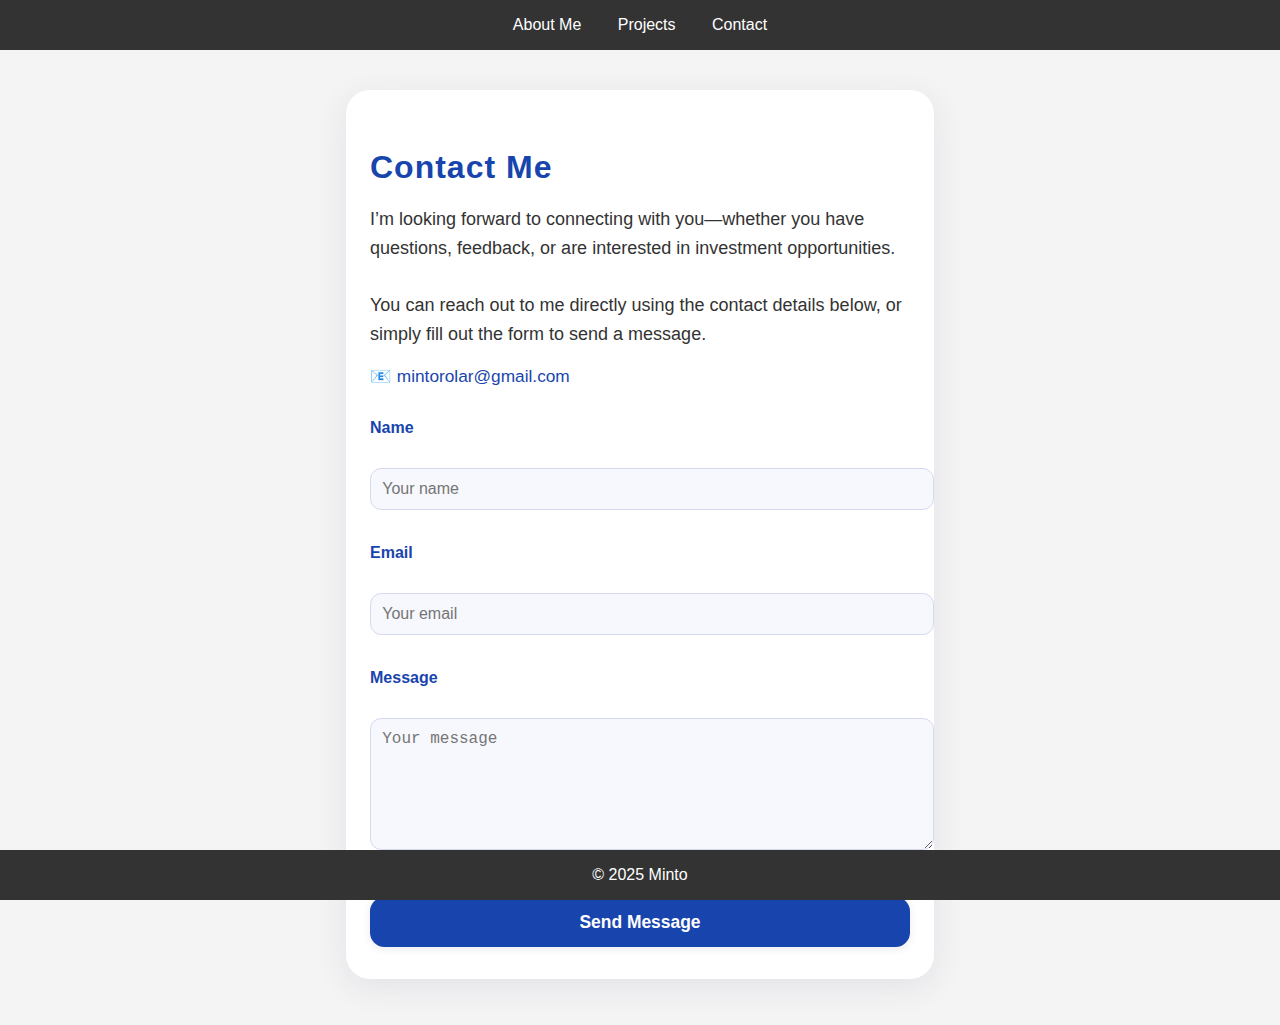
<file: contact.html>
<!DOCTYPE html>
<html lang="en">
<head>
    <meta charset="UTF-8">
    <meta name="viewport" content="width=device-width, initial-scale=1.0">
    <title>Contact</title>
    <link rel="stylesheet" href="styles.css">
    <style>
        body { font-family: Arial, sans-serif; margin: 0; padding: 0; background: #f4f4f4; }
        header { background: #333; color: #fff; padding: 1rem 0; text-align: center; }
        nav a { color: #fff; margin: 0 1rem; text-decoration: none; }
        .container { max-width: 600px; margin: 2rem auto; background: #fff; padding: 2rem; border-radius: 8px; box-shadow: 0 2px 5px rgba(0,0,0,0.1); }
        form label { display: block; margin-bottom: 0.5rem; font-weight: bold; }
        form input, form textarea { width: 100%; padding: 0.5rem; margin-bottom: 1rem; border: 1px solid #ccc; border-radius: 4px; }
        form button { background: #333; color: #fff; border: none; padding: 0.75rem 1.5rem; border-radius: 4px; cursor: pointer; }
        form button:hover { background: #555; }
        footer { text-align: center; padding: 1rem 0; background: #333; color: #fff; position: fixed; width: 100%; bottom: 0; }
    </style>
</head>
<body>
    <header>
        <nav>
            <a href="about.html">About Me</a>
            <a href="project.html">Projects</a>
            <a href="contact.html">Contact</a>
        </nav>
    </header>
    <div style="padding:2rem 1.5rem;max-width:540px;margin:40px auto;background:#fff;box-shadow:0 8px 32px rgba(60,60,110,0.09);border-radius:1.5rem;">
  <h2 style="font-size:2rem;font-weight:700;color:#1845ad;letter-spacing:1px;margin-bottom:1.2rem;">Contact Me</h2>
  <p style="font-size:1.125rem;color:#333;line-height:1.6;margin-bottom:1.1rem;">
    I’m looking forward to connecting with you—whether you have questions, feedback, or are interested in investment opportunities.<br><br>
    You can reach out to me directly using the contact details below, or simply fill out the form to send a message.
  </p>
  <div style="margin-bottom:2rem;">
    <a href="mailto:mintorolar@gmail.com" style="display:block;font-size:1.08rem;color:#1845ad;margin-bottom:0.6rem;text-decoration:none;font-weight:500;">
      📧 mintorolar@gmail.com
    </a>
    <!-- Add your phone number here if you want -->
  </div>
  <form action="https://formspree.io/f/xjkobyzv" method="POST" style="display:flex;flex-direction:column;gap:1.1rem;">
    <div>
      <label for="name" style="font-weight:600;font-size:1rem;color:#1845ad;">Name</label><br>
      <input type="text" id="name" name="name" placeholder="Your name" required
             style="width:100%;padding:0.7rem;margin-top:0.3rem;border-radius:0.7rem;border:1px solid #d5d8ef;background:#f7f8fd;font-size:1rem;">
    </div>
    <div>
      <label for="email" style="font-weight:600;font-size:1rem;color:#1845ad;">Email</label><br>
      <input type="email" id="email" name="email" placeholder="Your email" required
             style="width:100%;padding:0.7rem;margin-top:0.3rem;border-radius:0.7rem;border:1px solid #d5d8ef;background:#f7f8fd;font-size:1rem;">
    </div>
    <div>
      <label for="message" style="font-weight:600;font-size:1rem;color:#1845ad;">Message</label><br>
      <textarea id="message" name="message" rows="6" placeholder="Your message" required
                style="width:100%;padding:0.7rem;margin-top:0.3rem;border-radius:0.7rem;border:1px solid #d5d8ef;background:#f7f8fd;font-size:1rem;resize:vertical;"></textarea>
    </div>
    <button type="submit" style="margin-top:0.6rem;padding:0.9rem 0;font-size:1.09rem;font-weight:700;background:#1845ad;color:#fff;border:none;border-radius:0.9rem;cursor:pointer;box-shadow:0 2px 8px rgba(60,60,110,0.10);transition:background 0.2s;">
      Send Message
    </button>
  </form>
</div>

    <footer>
        &copy; 2025 Minto
    </footer>
</body>
</html>
</file>
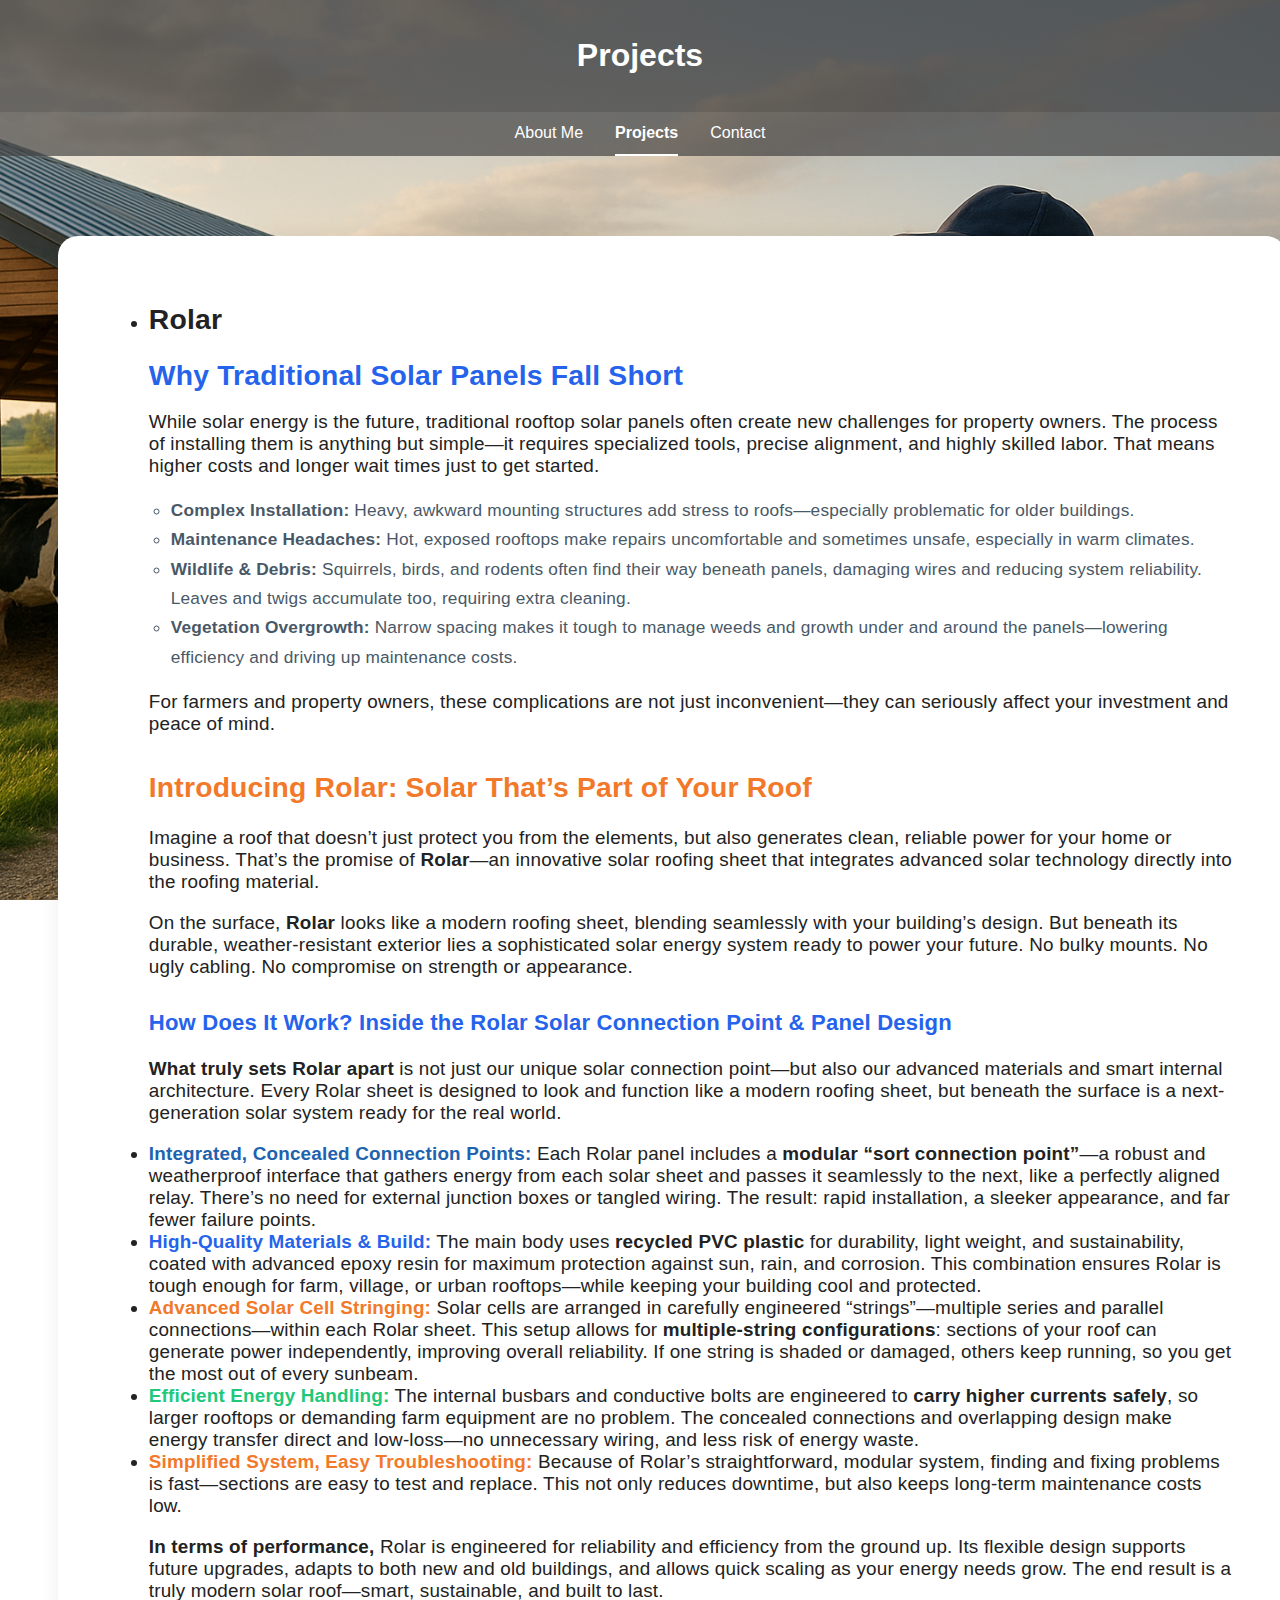
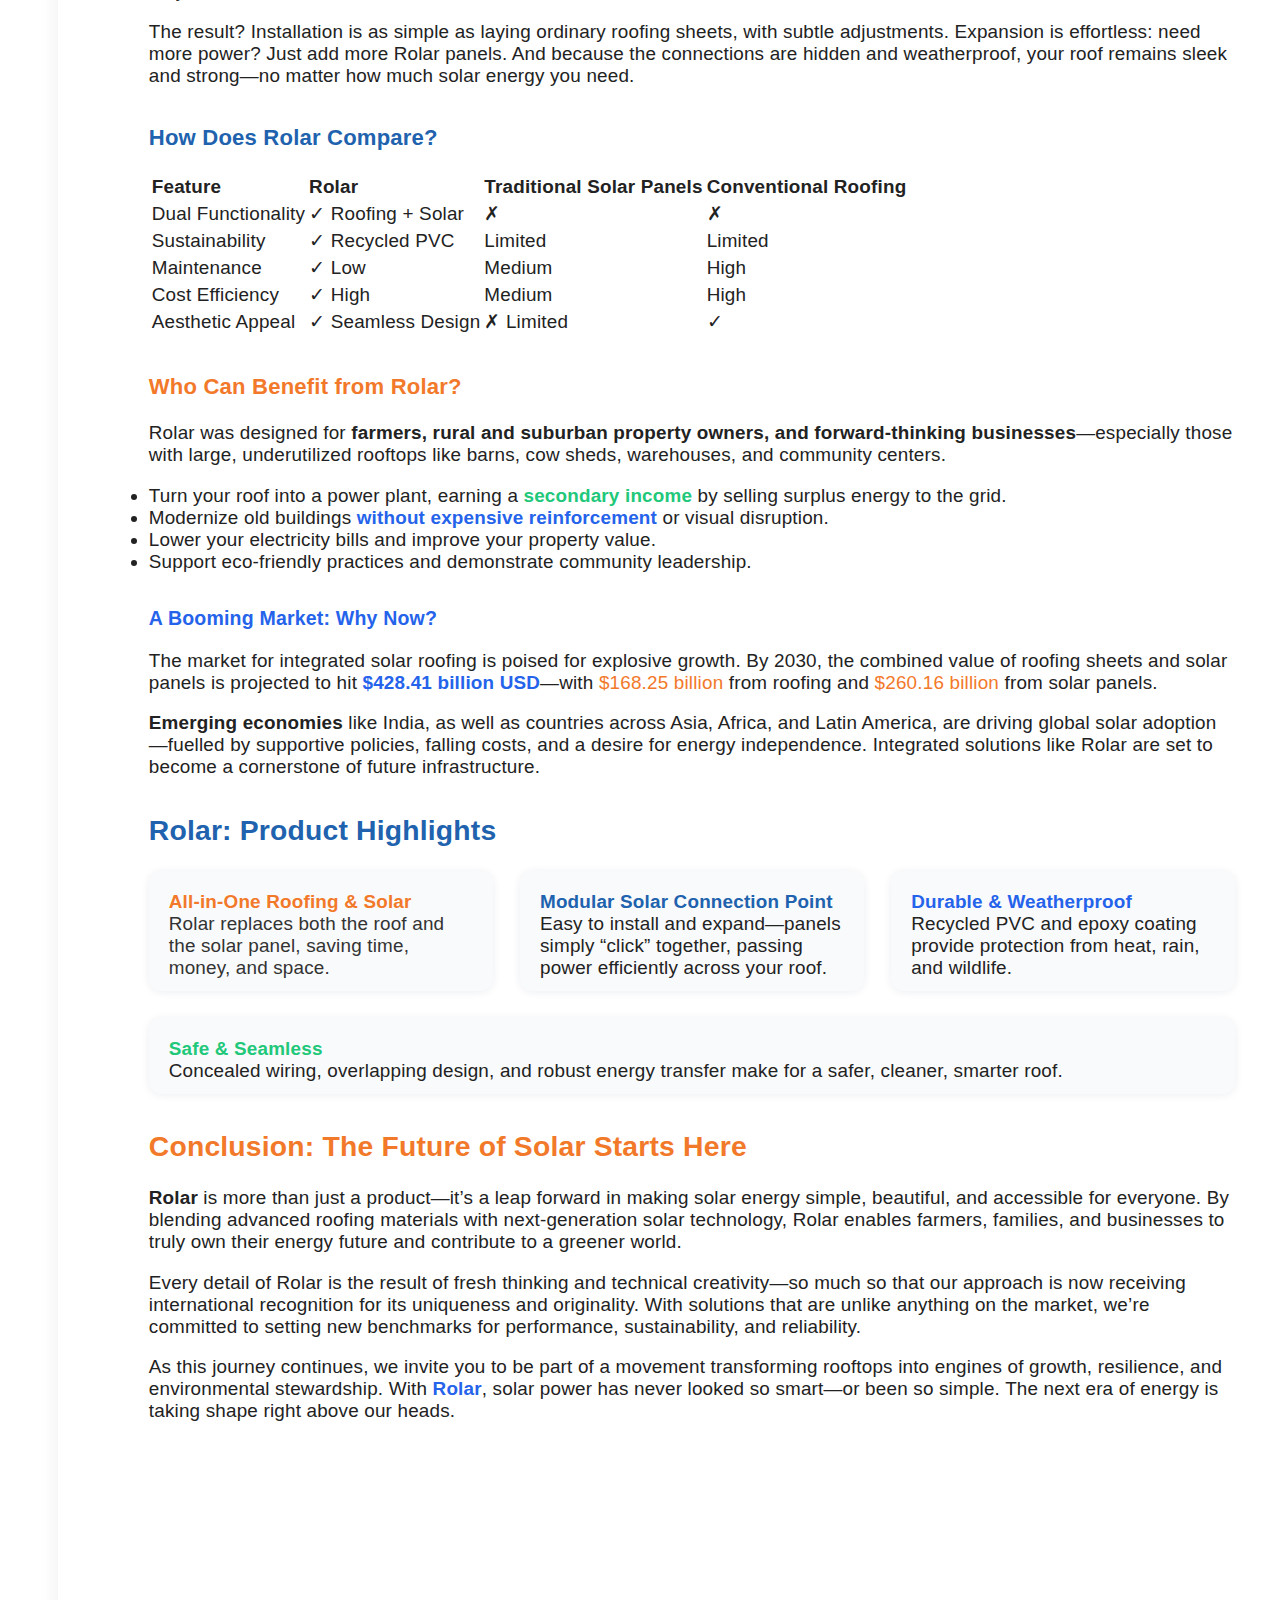
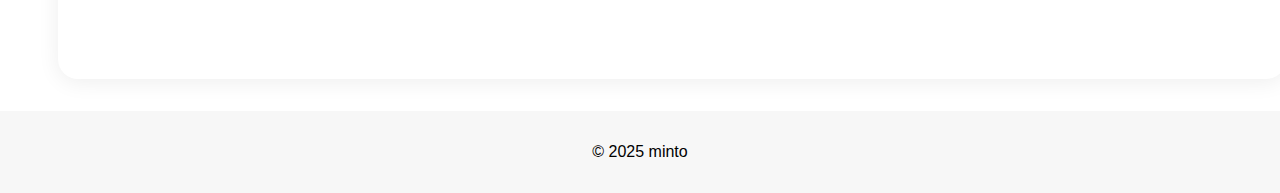
<file: Project.Html>
<!DOCTYPE html>
<html lang="en">
<head>
  <meta charset="UTF-8" />
  <meta name="viewport" content="width=device-width, initial-scale=1.0" />
  <title>My Projects</title>
  <link rel="stylesheet" href="styles.css" />
  <style>
    /* If not in styles.css, add this directly! */
    .projects-box {
      max-width: none;
      width: calc(100vw - 4vw);
      margin: 3rem 2vw 0 2vw;
      background: #fff;
      border-radius: 20px;
      box-shadow: 0 3px 22px rgba(0,0,0,0.07);
      padding: 2.7rem 4vw 2.7rem 4vw;
      font-size: 1.18rem;
      color: #222;
      text-align: left;
      letter-spacing: 0.01em;
      box-sizing: border-box;
    }
    @media (max-width: 950px) {
      .projects-box {
        width: calc(100vw - 2vw);
        margin-left: 1vw;
        margin-right: 1vw;
        padding: 2rem 3vw;
        font-size: 1rem;
      }
    }
    @media (max-width: 600px) {
      .projects-box {
        width: 98vw;
        margin-left: 1vw;
        margin-right: 1vw;
        padding: 1rem 2vw;
        font-size: 1rem;
      }
    }
  </style>
</head>
<body>
  <header class="site-header">
    <div class="header-top">
      <h1>Projects</h1>
    </div>
    <nav class="site-nav">
      <ul>
        <li><a href="About.HTML">About Me</a></li>
        <li><a href="project.html" class="active">Projects</a></li>
        <li><a href="contact.html">Contact</a></li>
      </ul>
    </nav>
  </header>

  <!-- Main Content -->
  <main>
      <div class="projects-box">
        <ul>
          <li>
            <h2>Rolar</h2>
                      </li>
<div class="project-section">

<div class="project-section">

  <!-- 1. The Problems with Traditional Solar Panels -->
  <h2 style="color:#2563eb; margin-bottom:8px;">Why Traditional Solar Panels Fall Short</h2>
  <p>
    While solar energy is the future, traditional rooftop solar panels often create new challenges for property owners. The process of installing them is anything but simple—it requires specialized tools, precise alignment, and highly skilled labor. That means higher costs and longer wait times just to get started.
  </p>
  <ul style="font-size:1.08rem; color:#495866; line-height:1.7; margin-bottom:18px; padding-left:22px;">
    <li><b>Complex Installation:</b> Heavy, awkward mounting structures add stress to roofs—especially problematic for older buildings.</li>
    <li><b>Maintenance Headaches:</b> Hot, exposed rooftops make repairs uncomfortable and sometimes unsafe, especially in warm climates.</li>
    <li><b>Wildlife & Debris:</b> Squirrels, birds, and rodents often find their way beneath panels, damaging wires and reducing system reliability. Leaves and twigs accumulate too, requiring extra cleaning.</li>
    <li><b>Vegetation Overgrowth:</b> Narrow spacing makes it tough to manage weeds and growth under and around the panels—lowering efficiency and driving up maintenance costs.</li>
  </ul>
  <p>
    For farmers and property owners, these complications are not just inconvenient—they can seriously affect your investment and peace of mind.
  </p>

  <!-- 2. Introducing Rolar: A New Way to Solar -->
  <h2 style="color:#F2792A; margin-top:36px;">Introducing Rolar: Solar That’s Part of Your Roof</h2>
  <p>
    Imagine a roof that doesn’t just protect you from the elements, but also generates clean, reliable power for your home or business. That’s the promise of <strong>Rolar</strong>—an innovative solar roofing sheet that integrates advanced solar technology directly into the roofing material.
  </p>
  <p>
    On the surface, <strong>Rolar</strong> looks like a modern roofing sheet, blending seamlessly with your building’s design. But beneath its durable, weather-resistant exterior lies a sophisticated solar energy system ready to power your future. No bulky mounts. No ugly cabling. No compromise on strength or appearance.
  </p>

<!-- 3. The Secret: Smart Solar Connection Points & Advanced Construction -->
<h3 style="color:#2563eb; margin-top:32px;">How Does It Work? Inside the Rolar Solar Connection Point & Panel Design</h3>
<p>
  <strong>What truly sets Rolar apart</strong> is not just our unique solar connection point—but also our advanced materials and smart internal architecture. Every Rolar sheet is designed to look and function like a modern roofing sheet, but beneath the surface is a next-generation solar system ready for the real world.
</p>

  <li>
    <b style="color:#2062ae;">Integrated, Concealed Connection Points:</b>
    Each Rolar panel includes a <strong>modular “sort connection point”</strong>—a robust and weatherproof interface that gathers energy from each solar sheet and passes it seamlessly to the next, like a perfectly aligned relay. There’s no need for external junction boxes or tangled wiring. The result: rapid installation, a sleeker appearance, and far fewer failure points.
  </li>
  <li>
    <b style="color:#2563eb;">High-Quality Materials & Build:</b>
    The main body uses <strong>recycled PVC plastic</strong> for durability, light weight, and sustainability, coated with advanced epoxy resin for maximum protection against sun, rain, and corrosion. This combination ensures Rolar is tough enough for farm, village, or urban rooftops—while keeping your building cool and protected.
  </li>
  <li>
    <b style="color:#F2792A;">Advanced Solar Cell Stringing:</b>
    Solar cells are arranged in carefully engineered “strings”—multiple series and parallel connections—within each Rolar sheet. This setup allows for <strong>multiple-string configurations</strong>: sections of your roof can generate power independently, improving overall reliability. If one string is shaded or damaged, others keep running, so you get the most out of every sunbeam.
  </li>
  <li>
    <b style="color:#21c87a;">Efficient Energy Handling:</b>
    The internal busbars and conductive bolts are engineered to <b>carry higher currents safely</b>, so larger rooftops or demanding farm equipment are no problem. The concealed connections and overlapping design make energy transfer direct and low-loss—no unnecessary wiring, and less risk of energy waste.
  </li>
  <li>
    <b style="color:#F2792A;">Simplified System, Easy Troubleshooting:</b>
    Because of Rolar’s straightforward, modular system, finding and fixing problems is fast—sections are easy to test and replace. This not only reduces downtime, but also keeps long-term maintenance costs low.
  </li>

<p>
  <strong>In terms of performance,</strong> Rolar is engineered for reliability and efficiency from the ground up. Its flexible design supports future upgrades, adapts to both new and old buildings, and allows quick scaling as your energy needs grow. The end result is a truly modern solar roof—smart, sustainable, and built to last.
</p>

  <p>
    The result? Installation is as simple as laying ordinary roofing sheets, with subtle adjustments. Expansion is effortless: need more power? Just add more Rolar panels. And because the connections are hidden and weatherproof, your roof remains sleek and strong—no matter how much solar energy you need.
  </p>

  <!-- 4. See the Difference: Rolar vs. Traditional vs. Roofing -->
  <h3 style="margin-top:38px; color:#2062ae;">How Does Rolar Compare?</h3>
  <table class="comparison-table">
    <tr>
      <th>Feature</th>
      <th>Rolar</th>
      <th>Traditional Solar Panels</th>
      <th>Conventional Roofing</th>
    </tr>
    <tr>
      <td>Dual Functionality</td>
      <td><span class="tick">&#10003;</span> Roofing + Solar</td>
      <td><span class="cross">&#10007;</span></td>
      <td><span class="cross">&#10007;</span></td>
    </tr>
    <tr>
      <td>Sustainability</td>
      <td><span class="tick">&#10003;</span> Recycled PVC</td>
      <td>Limited</td>
      <td>Limited</td>
    </tr>
    <tr>
      <td>Maintenance</td>
      <td><span class="tick">&#10003;</span> Low</td>
      <td>Medium</td>
      <td>High</td>
    </tr>
    <tr>
      <td>Cost Efficiency</td>
      <td><span class="tick">&#10003;</span> High</td>
      <td>Medium</td>
      <td>High</td>
    </tr>
    <tr>
      <td>Aesthetic Appeal</td>
      <td><span class="tick">&#10003;</span> Seamless Design</td>
      <td><span class="cross">&#10007;</span> Limited</td>
      <td><span class="tick">&#10003;</span></td>
    </tr>
  </table>

  <!-- 5. Who is Rolar For? -->
  <h3 style="margin-top:38px; color:#F2792A;">Who Can Benefit from Rolar?</h3>
  <p>
    Rolar was designed for <b>farmers, rural and suburban property owners, and forward-thinking businesses</b>—especially those with large, underutilized rooftops like barns, cow sheds, warehouses, and community centers. 
  </p>
     <li>Turn your roof into a power plant, earning a <b style="color:#21c87a;">secondary income</b> by selling surplus energy to the grid.</li>
    <li>Modernize old buildings <b style="color:#2563eb;">without expensive reinforcement</b> or visual disruption.</li>
    <li>Lower your electricity bills and improve your property value.</li>
    <li>Support eco-friendly practices and demonstrate community leadership.</li>
 
  <!-- 6. Market Size & Opportunity -->
  <h3 style="font-size:1.22rem; font-weight:600; color:#2563eb; margin-top:34px;">A Booming Market: Why Now?</h3>
  <p>
    The market for integrated solar roofing is poised for explosive growth. By 2030, the combined value of roofing sheets and solar panels is projected to hit 
    <span style="font-weight:700; color:#2563eb;">$428.41 billion USD</span>—with <span style="color:#F2792A; font-weight:500;">$168.25 billion</span> from roofing and <span style="color:#F2792A; font-weight:500;">$260.16 billion</span> from solar panels. 
  </p>
  <p>
    <b>Emerging economies</b> like India, as well as countries across Asia, Africa, and Latin America, are driving global solar adoption—fuelled by supportive policies, falling costs, and a desire for energy independence. Integrated solutions like Rolar are set to become a cornerstone of future infrastructure.
  </p>

  <!-- 7. Product Overview: What Makes Rolar Special? -->
  <h2 style="color:#2062ae; margin-top:36px;">Rolar: Product Highlights</h2>
  <div style="display: flex; flex-wrap: wrap; gap: 1.7rem; margin: 20px 0 36px 0;">
    <div style="min-width:230px; flex:1; background:#f9fafb; border-radius:13px; padding:20px 20px 12px 20px; box-shadow:0 1px 8px 0 rgba(30,40,90,0.08);">
      <b style="color:#F2792A;">All-in-One Roofing & Solar</b>
      <br>
      <span style="color:#333;">Rolar replaces both the roof and the solar panel, saving time, money, and space.</span>
    </div>
    <div style="min-width:230px; flex:1; background:#f9fafb; border-radius:13px; padding:20px 20px 12px 20px; box-shadow:0 1px 8px 0 rgba(30,40,90,0.08);">
      <b style="color:#2062ae;">Modular Solar Connection Point</b>
      <br>
      <span>Easy to install and expand—panels simply “click” together, passing power efficiently across your roof.</span>
    </div>
    <div style="min-width:230px; flex:1; background:#f9fafb; border-radius:13px; padding:20px 20px 12px 20px; box-shadow:0 1px 8px 0 rgba(30,40,90,0.08);">
      <b style="color:#2563eb;">Durable & Weatherproof</b>
      <br>
      <span>Recycled PVC and epoxy coating provide protection from heat, rain, and wildlife.</span>
    </div>
    <div style="min-width:230px; flex:1; background:#f9fafb; border-radius:13px; padding:20px 20px 12px 20px; box-shadow:0 1px 8px 0 rgba(30,40,90,0.08);">
      <b style="color:#21c87a;">Safe & Seamless</b>
      <br>
      <span>Concealed wiring, overlapping design, and robust energy transfer make for a safer, cleaner, smarter roof.</span>
    </div>
  </div>
<!-- 8. Conclusion -->
<h2 style="margin-top:36px; color:#F2792A;">Conclusion: The Future of Solar Starts Here</h2>
<p>
  <strong>Rolar</strong> is more than just a product—it’s a leap forward in making solar energy simple, beautiful, and accessible for everyone. By blending advanced roofing materials with next-generation solar technology, Rolar enables farmers, families, and businesses to truly own their energy future and contribute to a greener world.
</p>
<p>
  Every detail of Rolar is the result of fresh thinking and technical creativity—so much so that our approach is now receiving international recognition for its uniqueness and originality. With solutions that are unlike anything on the market, we’re committed to setting new benchmarks for performance, sustainability, and reliability.
</p>
<p>
  As this journey continues, we invite you to be part of a movement transforming rooftops into engines of growth, resilience, and environmental stewardship. With <b style="color:#2563eb;">Rolar</b>, solar power has never looked so smart—or been so simple. The next era of energy is taking shape right above our heads.
</p>


</div>




<br>
<br>
<br>
<br>


<br>
<br>
<br>
<br>










  
      </div>
    </section>
  </main>

  <!-- Footer -->
  <footer>
    <p>&copy; 2025 minto</p>
  </footer>
</body>
</html>
</file>
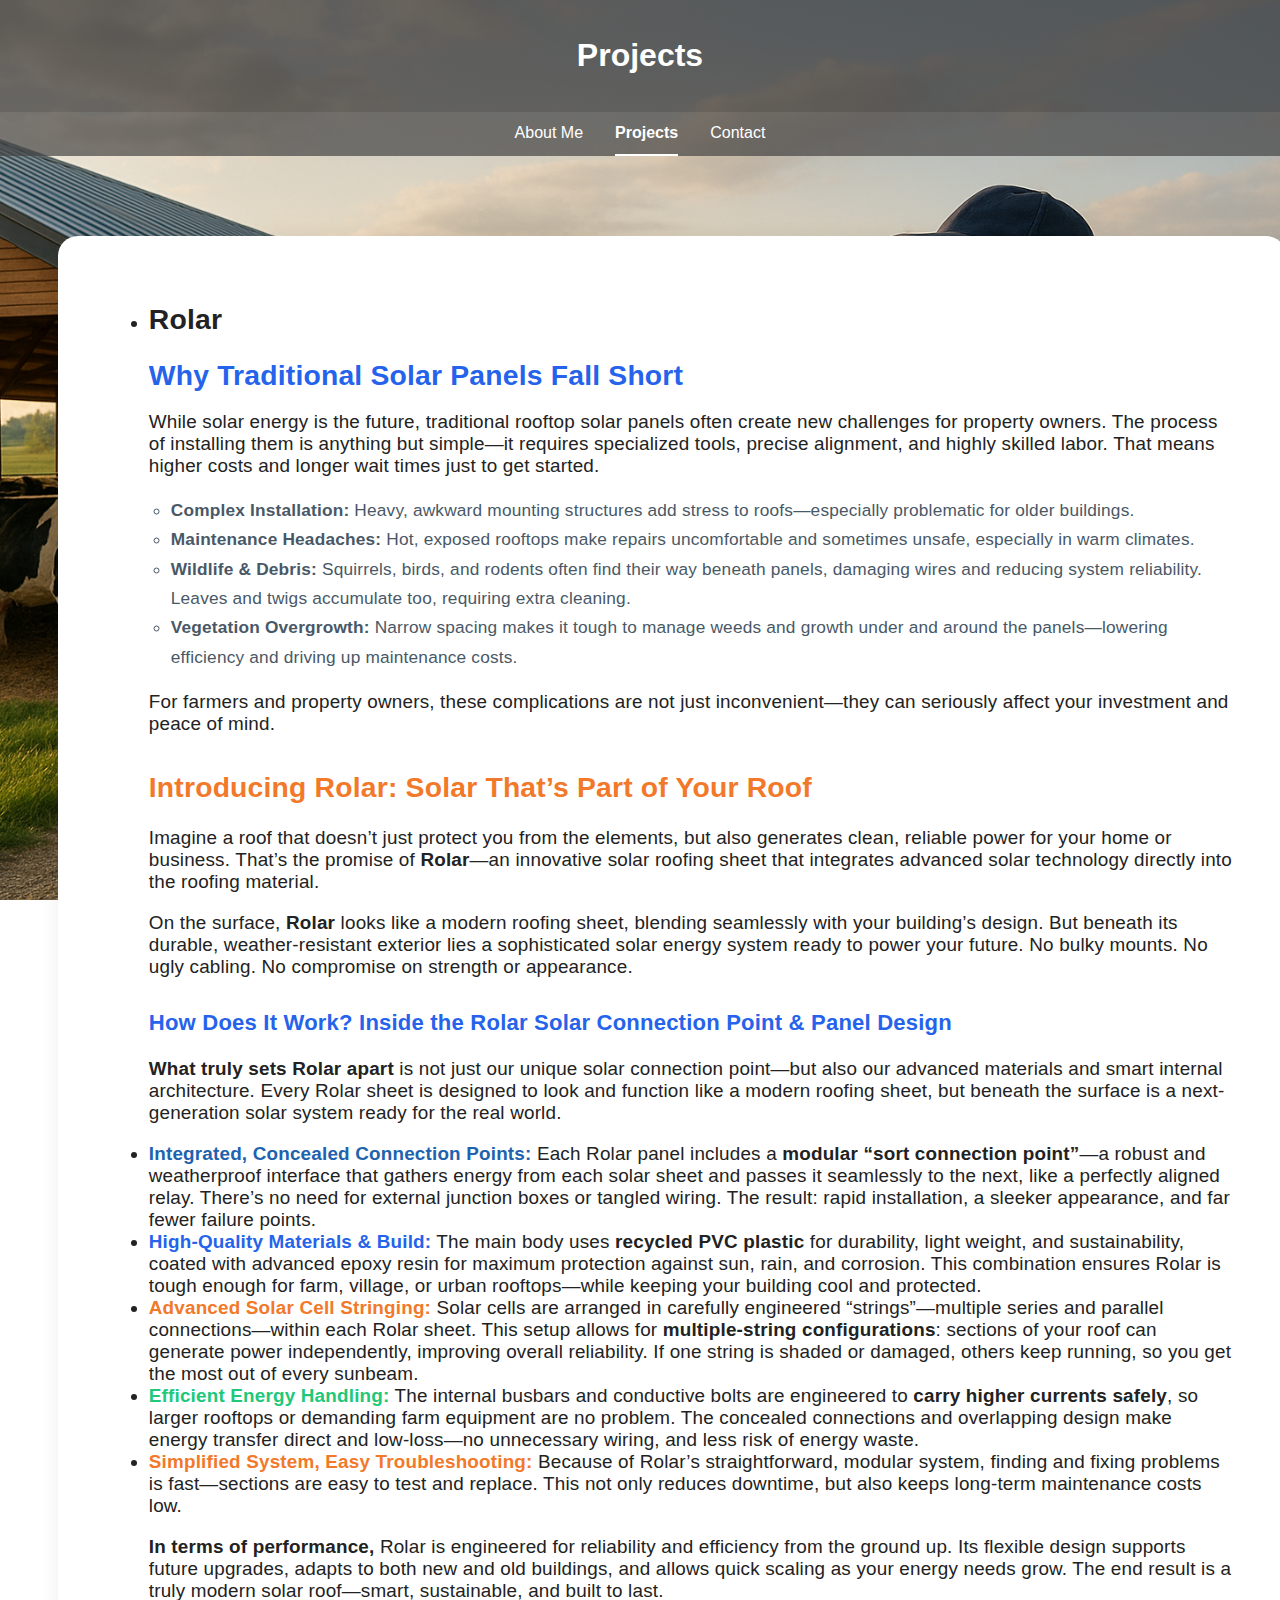
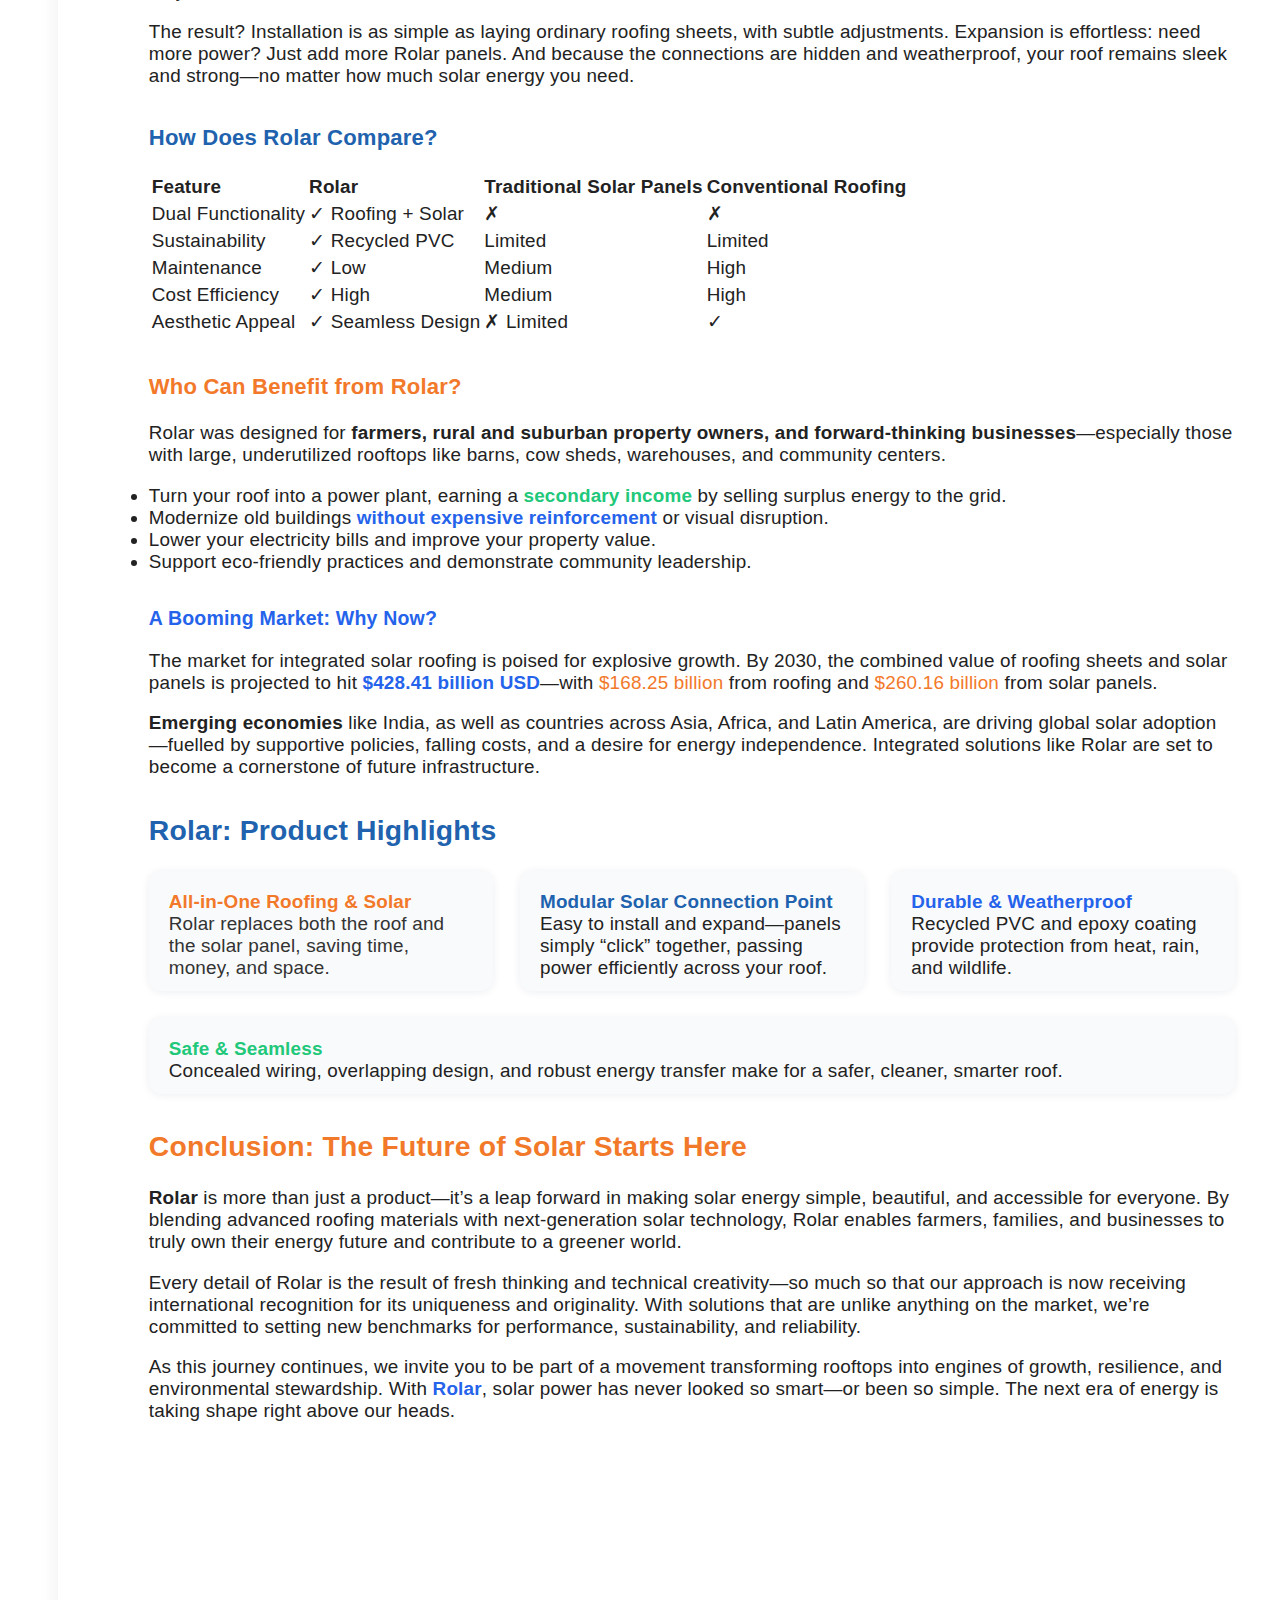
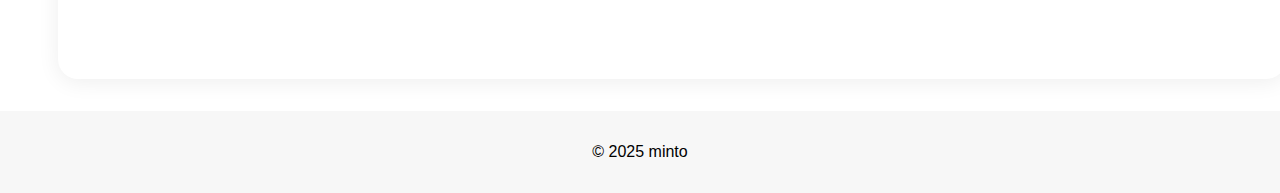
<file: project.html>
<!DOCTYPE html>
<html lang="en">
<head>
  <meta charset="UTF-8" />
  <meta name="viewport" content="width=device-width, initial-scale=1.0" />
  <title>My Projects</title>
  <link rel="stylesheet" href="styles.css" />
  <style>
    /* If not in styles.css, add this directly! */
    .projects-box {
      max-width: none;
      width: calc(100vw - 4vw);
      margin: 3rem 2vw 0 2vw;
      background: #fff;
      border-radius: 20px;
      box-shadow: 0 3px 22px rgba(0,0,0,0.07);
      padding: 2.7rem 4vw 2.7rem 4vw;
      font-size: 1.18rem;
      color: #222;
      text-align: left;
      letter-spacing: 0.01em;
      box-sizing: border-box;
    }
    @media (max-width: 950px) {
      .projects-box {
        width: calc(100vw - 2vw);
        margin-left: 1vw;
        margin-right: 1vw;
        padding: 2rem 3vw;
        font-size: 1rem;
      }
    }
    @media (max-width: 600px) {
      .projects-box {
        width: 98vw;
        margin-left: 1vw;
        margin-right: 1vw;
        padding: 1rem 2vw;
        font-size: 1rem;
      }
    }
  </style>
</head>
<body>
  <header class="site-header">
    <div class="header-top">
      <h1>Projects</h1>
    </div>
    <nav class="site-nav">
      <ul>
        <li><a href="about.html">About Me</a></li>
        <li><a href="project.html" class="active">Projects</a></li>
        <li><a href="contact.html">Contact</a></li>
      </ul>
    </nav>
  </header>

  <!-- Main Content -->
  <main>
      <div class="projects-box">
        <ul>
          <li>
            <h2>Rolar</h2>
                      </li>
<div class="project-section">

<div class="project-section">

  <!-- 1. The Problems with Traditional Solar Panels -->
  <h2 style="color:#2563eb; margin-bottom:8px;">Why Traditional Solar Panels Fall Short</h2>
  <p>
    While solar energy is the future, traditional rooftop solar panels often create new challenges for property owners. The process of installing them is anything but simple—it requires specialized tools, precise alignment, and highly skilled labor. That means higher costs and longer wait times just to get started.
  </p>
  <ul style="font-size:1.08rem; color:#495866; line-height:1.7; margin-bottom:18px; padding-left:22px;">
    <li><b>Complex Installation:</b> Heavy, awkward mounting structures add stress to roofs—especially problematic for older buildings.</li>
    <li><b>Maintenance Headaches:</b> Hot, exposed rooftops make repairs uncomfortable and sometimes unsafe, especially in warm climates.</li>
    <li><b>Wildlife & Debris:</b> Squirrels, birds, and rodents often find their way beneath panels, damaging wires and reducing system reliability. Leaves and twigs accumulate too, requiring extra cleaning.</li>
    <li><b>Vegetation Overgrowth:</b> Narrow spacing makes it tough to manage weeds and growth under and around the panels—lowering efficiency and driving up maintenance costs.</li>
  </ul>
  <p>
    For farmers and property owners, these complications are not just inconvenient—they can seriously affect your investment and peace of mind.
  </p>

  <!-- 2. Introducing Rolar: A New Way to Solar -->
  <h2 style="color:#F2792A; margin-top:36px;">Introducing Rolar: Solar That’s Part of Your Roof</h2>
  <p>
    Imagine a roof that doesn’t just protect you from the elements, but also generates clean, reliable power for your home or business. That’s the promise of <strong>Rolar</strong>—an innovative solar roofing sheet that integrates advanced solar technology directly into the roofing material.
  </p>
  <p>
    On the surface, <strong>Rolar</strong> looks like a modern roofing sheet, blending seamlessly with your building’s design. But beneath its durable, weather-resistant exterior lies a sophisticated solar energy system ready to power your future. No bulky mounts. No ugly cabling. No compromise on strength or appearance.
  </p>

<!-- 3. The Secret: Smart Solar Connection Points & Advanced Construction -->
<h3 style="color:#2563eb; margin-top:32px;">How Does It Work? Inside the Rolar Solar Connection Point & Panel Design</h3>
<p>
  <strong>What truly sets Rolar apart</strong> is not just our unique solar connection point—but also our advanced materials and smart internal architecture. Every Rolar sheet is designed to look and function like a modern roofing sheet, but beneath the surface is a next-generation solar system ready for the real world.
</p>

  <li>
    <b style="color:#2062ae;">Integrated, Concealed Connection Points:</b>
    Each Rolar panel includes a <strong>modular “sort connection point”</strong>—a robust and weatherproof interface that gathers energy from each solar sheet and passes it seamlessly to the next, like a perfectly aligned relay. There’s no need for external junction boxes or tangled wiring. The result: rapid installation, a sleeker appearance, and far fewer failure points.
  </li>
  <li>
    <b style="color:#2563eb;">High-Quality Materials & Build:</b>
    The main body uses <strong>recycled PVC plastic</strong> for durability, light weight, and sustainability, coated with advanced epoxy resin for maximum protection against sun, rain, and corrosion. This combination ensures Rolar is tough enough for farm, village, or urban rooftops—while keeping your building cool and protected.
  </li>
  <li>
    <b style="color:#F2792A;">Advanced Solar Cell Stringing:</b>
    Solar cells are arranged in carefully engineered “strings”—multiple series and parallel connections—within each Rolar sheet. This setup allows for <strong>multiple-string configurations</strong>: sections of your roof can generate power independently, improving overall reliability. If one string is shaded or damaged, others keep running, so you get the most out of every sunbeam.
  </li>
  <li>
    <b style="color:#21c87a;">Efficient Energy Handling:</b>
    The internal busbars and conductive bolts are engineered to <b>carry higher currents safely</b>, so larger rooftops or demanding farm equipment are no problem. The concealed connections and overlapping design make energy transfer direct and low-loss—no unnecessary wiring, and less risk of energy waste.
  </li>
  <li>
    <b style="color:#F2792A;">Simplified System, Easy Troubleshooting:</b>
    Because of Rolar’s straightforward, modular system, finding and fixing problems is fast—sections are easy to test and replace. This not only reduces downtime, but also keeps long-term maintenance costs low.
  </li>

<p>
  <strong>In terms of performance,</strong> Rolar is engineered for reliability and efficiency from the ground up. Its flexible design supports future upgrades, adapts to both new and old buildings, and allows quick scaling as your energy needs grow. The end result is a truly modern solar roof—smart, sustainable, and built to last.
</p>

  <p>
    The result? Installation is as simple as laying ordinary roofing sheets, with subtle adjustments. Expansion is effortless: need more power? Just add more Rolar panels. And because the connections are hidden and weatherproof, your roof remains sleek and strong—no matter how much solar energy you need.
  </p>

  <!-- 4. See the Difference: Rolar vs. Traditional vs. Roofing -->
  <h3 style="margin-top:38px; color:#2062ae;">How Does Rolar Compare?</h3>
  <table class="comparison-table">
    <tr>
      <th>Feature</th>
      <th>Rolar</th>
      <th>Traditional Solar Panels</th>
      <th>Conventional Roofing</th>
    </tr>
    <tr>
      <td>Dual Functionality</td>
      <td><span class="tick">&#10003;</span> Roofing + Solar</td>
      <td><span class="cross">&#10007;</span></td>
      <td><span class="cross">&#10007;</span></td>
    </tr>
    <tr>
      <td>Sustainability</td>
      <td><span class="tick">&#10003;</span> Recycled PVC</td>
      <td>Limited</td>
      <td>Limited</td>
    </tr>
    <tr>
      <td>Maintenance</td>
      <td><span class="tick">&#10003;</span> Low</td>
      <td>Medium</td>
      <td>High</td>
    </tr>
    <tr>
      <td>Cost Efficiency</td>
      <td><span class="tick">&#10003;</span> High</td>
      <td>Medium</td>
      <td>High</td>
    </tr>
    <tr>
      <td>Aesthetic Appeal</td>
      <td><span class="tick">&#10003;</span> Seamless Design</td>
      <td><span class="cross">&#10007;</span> Limited</td>
      <td><span class="tick">&#10003;</span></td>
    </tr>
  </table>

  <!-- 5. Who is Rolar For? -->
  <h3 style="margin-top:38px; color:#F2792A;">Who Can Benefit from Rolar?</h3>
  <p>
    Rolar was designed for <b>farmers, rural and suburban property owners, and forward-thinking businesses</b>—especially those with large, underutilized rooftops like barns, cow sheds, warehouses, and community centers. 
  </p>
     <li>Turn your roof into a power plant, earning a <b style="color:#21c87a;">secondary income</b> by selling surplus energy to the grid.</li>
    <li>Modernize old buildings <b style="color:#2563eb;">without expensive reinforcement</b> or visual disruption.</li>
    <li>Lower your electricity bills and improve your property value.</li>
    <li>Support eco-friendly practices and demonstrate community leadership.</li>
 
  <!-- 6. Market Size & Opportunity -->
  <h3 style="font-size:1.22rem; font-weight:600; color:#2563eb; margin-top:34px;">A Booming Market: Why Now?</h3>
  <p>
    The market for integrated solar roofing is poised for explosive growth. By 2030, the combined value of roofing sheets and solar panels is projected to hit 
    <span style="font-weight:700; color:#2563eb;">$428.41 billion USD</span>—with <span style="color:#F2792A; font-weight:500;">$168.25 billion</span> from roofing and <span style="color:#F2792A; font-weight:500;">$260.16 billion</span> from solar panels. 
  </p>
  <p>
    <b>Emerging economies</b> like India, as well as countries across Asia, Africa, and Latin America, are driving global solar adoption—fuelled by supportive policies, falling costs, and a desire for energy independence. Integrated solutions like Rolar are set to become a cornerstone of future infrastructure.
  </p>

  <!-- 7. Product Overview: What Makes Rolar Special? -->
  <h2 style="color:#2062ae; margin-top:36px;">Rolar: Product Highlights</h2>
  <div style="display: flex; flex-wrap: wrap; gap: 1.7rem; margin: 20px 0 36px 0;">
    <div style="min-width:230px; flex:1; background:#f9fafb; border-radius:13px; padding:20px 20px 12px 20px; box-shadow:0 1px 8px 0 rgba(30,40,90,0.08);">
      <b style="color:#F2792A;">All-in-One Roofing & Solar</b>
      <br>
      <span style="color:#333;">Rolar replaces both the roof and the solar panel, saving time, money, and space.</span>
    </div>
    <div style="min-width:230px; flex:1; background:#f9fafb; border-radius:13px; padding:20px 20px 12px 20px; box-shadow:0 1px 8px 0 rgba(30,40,90,0.08);">
      <b style="color:#2062ae;">Modular Solar Connection Point</b>
      <br>
      <span>Easy to install and expand—panels simply “click” together, passing power efficiently across your roof.</span>
    </div>
    <div style="min-width:230px; flex:1; background:#f9fafb; border-radius:13px; padding:20px 20px 12px 20px; box-shadow:0 1px 8px 0 rgba(30,40,90,0.08);">
      <b style="color:#2563eb;">Durable & Weatherproof</b>
      <br>
      <span>Recycled PVC and epoxy coating provide protection from heat, rain, and wildlife.</span>
    </div>
    <div style="min-width:230px; flex:1; background:#f9fafb; border-radius:13px; padding:20px 20px 12px 20px; box-shadow:0 1px 8px 0 rgba(30,40,90,0.08);">
      <b style="color:#21c87a;">Safe & Seamless</b>
      <br>
      <span>Concealed wiring, overlapping design, and robust energy transfer make for a safer, cleaner, smarter roof.</span>
    </div>
  </div>
<!-- 8. Conclusion -->
<h2 style="margin-top:36px; color:#F2792A;">Conclusion: The Future of Solar Starts Here</h2>
<p>
  <strong>Rolar</strong> is more than just a product—it’s a leap forward in making solar energy simple, beautiful, and accessible for everyone. By blending advanced roofing materials with next-generation solar technology, Rolar enables farmers, families, and businesses to truly own their energy future and contribute to a greener world.
</p>
<p>
  Every detail of Rolar is the result of fresh thinking and technical creativity—so much so that our approach is now receiving international recognition for its uniqueness and originality. With solutions that are unlike anything on the market, we’re committed to setting new benchmarks for performance, sustainability, and reliability.
</p>
<p>
  As this journey continues, we invite you to be part of a movement transforming rooftops into engines of growth, resilience, and environmental stewardship. With <b style="color:#2563eb;">Rolar</b>, solar power has never looked so smart—or been so simple. The next era of energy is taking shape right above our heads.
</p>


</div>




<br>
<br>
<br>
<br>


<br>
<br>
<br>
<br>










  
      </div>
    </section>
  </main>

  <!-- Footer -->
  <footer>
    <p>&copy; 2025 minto</p>
  </footer>
</body>
</html>
</file>
<file: styles.css>
:root {
  --img-path: Webimages/;
}

/* Page background */
body {
  background: url(Webimages/Bgimg.jpg) no-repeat center center fixed;
  background-size: cover;
  min-height: 100vh;
  margin: 0;
  font-family: 'Inter', Arial, sans-serif;
}

/* Header & Nav Styles */
.site-header .header-top {
  background-color: rgba(51,51,51,0.7);
  color: #fff;
  padding: 1rem;
  text-align: center;
}

.site-nav {
  background-color: rgba(68,68,68,0.7);
}

.site-nav ul {
  list-style: none;
  margin: 0;
  padding: 0;
  display: flex;
  justify-content: center;
}
.site-nav li {
  margin: 0 1rem;
}
.site-nav a {
  color: #fff;
  text-decoration: none;
  font-weight: normal;
  padding: 0.75rem 0;
  display: inline-block;
}
.site-nav a.active {
  font-weight: bold;
  border-bottom: 2px solid #fff;
}

/* Main and Footer Spacing */
main {
  padding: 2rem;
}

#projects ul {
  background: none;
  padding: 0;
}
#projects li {
  background: rgba(255,255,255,0.75);
  border-radius: 12px;
  margin-bottom: 1.5rem;
  padding: 1.2rem 1.5rem;
  box-shadow: 0 2px 12px rgba(0,0,0,0.07);
  list-style: none;
  max-width: 600px;
}

footer {
  text-align: center;
  padding: 1rem;
  background-color: rgba(244,244,244,0.7);
}

/* Hide hero section if not used */
.hero {
  display: none;
}

/* About Me Section */
.about-container {
  display: flex;
  align-items: center;
  justify-content: flex-start;
  min-height: 70vh;
  padding-left: 3vw;
  gap: 2vw;
}

.about-left {
  flex: 1;
  margin-left: -20px; /* Moves content slightly to the left */
}

.name-highlight {
  display: inline-block;
  background: rgba(255,255,255,0.85);
  border-radius: 18px;
  box-shadow: 0 3px 16px rgba(0,0,0,0.09);
  padding: 32px 0;
  width: calc(5 * 19ch); /* ~5x the name's width, adjust 19ch as needed */
  text-align: center;
  margin-bottom: 22px;
  transition: box-shadow 0.3s;
}

.name-highlight:hover {
  box-shadow: 0 6px 28px rgba(0,0,0,0.17);
}

.name {
  font-size: 2.3rem;
  font-weight: 700;
  color: #2062ae;
}

.subtitle {
  font-size: 1.15rem;
  color: #222;
  margin-top: 1.3rem;
  margin-left: 10px;
}

.about-right {
  flex: none;
  margin-left: 3vw;
}

.profile-pic {
  width: 320px;
  height: 380px;
  object-fit: cover;
  border-radius: 14px;
  box-shadow: 0 2px 18px rgba(0,0,0,0.18);
  background: #eaeaea;
  display: block;
}

/* About Me Box - FULL WIDTH with margin */
.aboutme-box {
  max-width: none;
  width: calc(100vw - 4vw);  /* Nearly full screen, 2vw margin each side */
  margin: 3rem 2vw 0 2vw;
  background: #fff;
  border-radius: 20px;
  box-shadow: 0 3px 22px rgba(0,0,0,0.07);
  padding: 2.7rem 4vw 2.7rem 4vw;
  font-size: 1.18rem;
  color: #222;
  text-align: left;
  letter-spacing: 0.01em;
  box-sizing: border-box;
}

.aboutme-box h2 {
  margin-top: 0;
  color: #2062ae;
  font-size: 2rem;
  margin-bottom: 1.2rem;
  font-weight: bold;
}

/* Responsive Adjustments */
@media (max-width: 950px) {
  .about-container {
    flex-direction: column;
    align-items: flex-start;
    gap: 36px;
    padding-left: 1vw;
  }
  .about-right {
    margin-left: 0;
    align-self: center;
  }
  .profile-pic {
    width: 90vw;
    max-width: 320px;
    height: auto;
  }
  .name-highlight {
    width: 100%;
    font-size: 1.5rem;
    padding: 18px 0;
  }
  .aboutme-box {
    width: calc(100vw - 2vw);
    margin-left: 1vw;
    margin-right: 1vw;
    padding: 2rem 3vw;
    font-size: 1rem;
  }
  .aboutme-box h2 {
    font-size: 1.4rem;
  }
}

@media (max-width: 600px) {
  .about-container {
    min-height: 0;
    padding: 0.5rem;
  }
  .about-left {
    margin-left: 0;
  }
  .name-highlight {
    font-size: 1.1rem;
    padding: 10px 0;
    width: 100%;
  }
  .profile-pic {
    width: 100%;
    max-width: 250px;
  }
  .aboutme-box {
    width: 98vw;
    margin-left: 1vw;
    margin-right: 1vw;
    padding: 1rem 2vw;
    font-size: 1rem;
  }
  .aboutme-box h2 {
    font-size: 1.2rem;
  }
}


footer {
  text-align: center;
  padding: 1rem 0;
  background-color: rgba(244,244,244,0.7);
}
footer {
  text-align: center;
  padding: 1rem 0;
  background-color: rgba(244,244,244,0.7); /* optional for a light bar */
}
footer {
  width: 100%;
  text-align: center;
  padding: 1rem 0;
  background-color: rgba(244,244,244,0.7); /* optional */
  box-sizing: border-box;
  position: relative; /* makes sure it sits in normal flow */
  left: 0;
}
</file>
